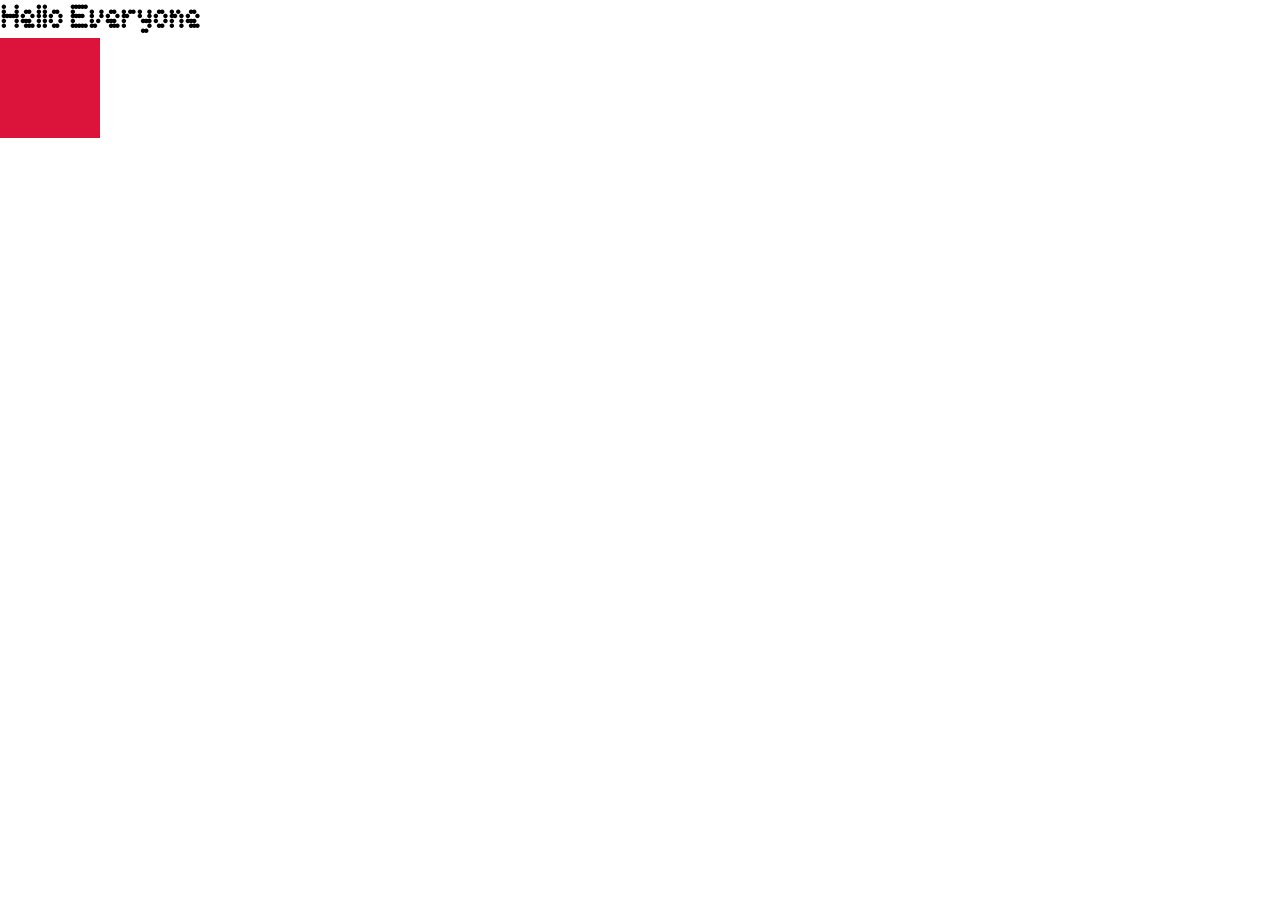
<file: Day-10 Basics of CSS/index.html>
<!DOCTYPE html>
<html lang="en">
<head>
    <meta charset="UTF-8">
    <meta name="viewport" content="width=device-width, initial-scale=1.0">
    <title>Document</title>
    <link rel="stylesheet" href="style.css">
</head>
<body>
    <!-- <h1>Hello Guys! My Name is Basit</h1> -->
    <!-- <h1>Hello Guys</h1>
    <h1 id="Hero">I am Your Bhaiya</h1>
    <h1>From Hyderabad</h1> -->

    <!-- <h1 class="lnct">Hello Bhaiya</h1>
    <p class="lnct">Lorem ipsum dolor sit amet.</p>
    <h1 id="hero">I am Your Bhaiya</h1>
    <h5 class="lnct">I am Always With Youu!</h5>
    <h2>and I love You!</h2> -->

    <h1>Hello Everyone</h1>
    <div>
        
    </div>
</body>
</html>
</file>
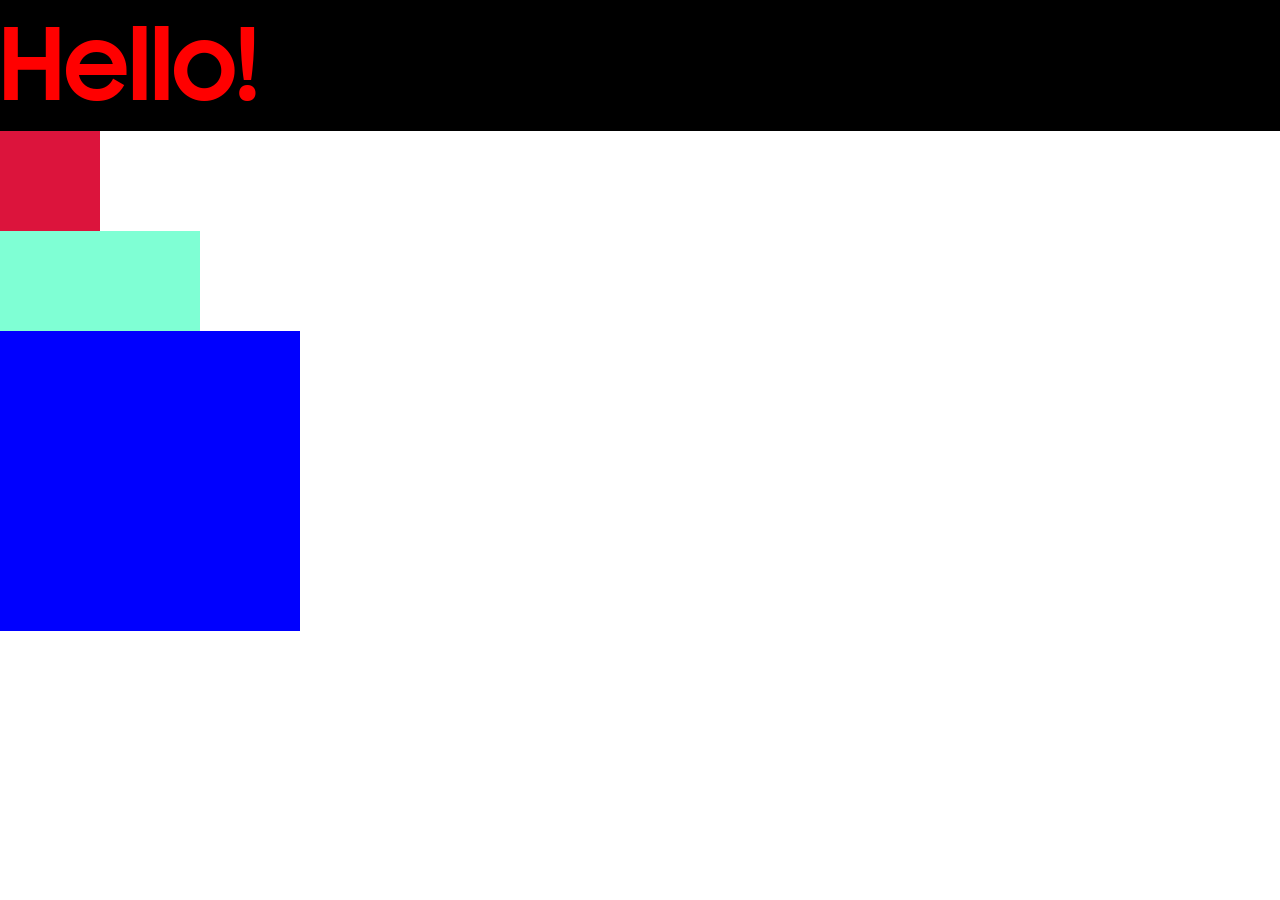
<file: Day-11 More on CSS/index.html>
<!DOCTYPE html>
<html lang="en">
<head>
    <meta charset="UTF-8">
    <meta name="viewport" content="width=device-width, initial-scale=1.0">
    <title>Document</title>
    <link rel="stylesheet" href="style.css">
</head>
<body>
    <h1>Hello!</h1>
    <div>

    </div>
    <div id="box1"></div>
    <div class="box1"></div>
</body>
</html>
</file>
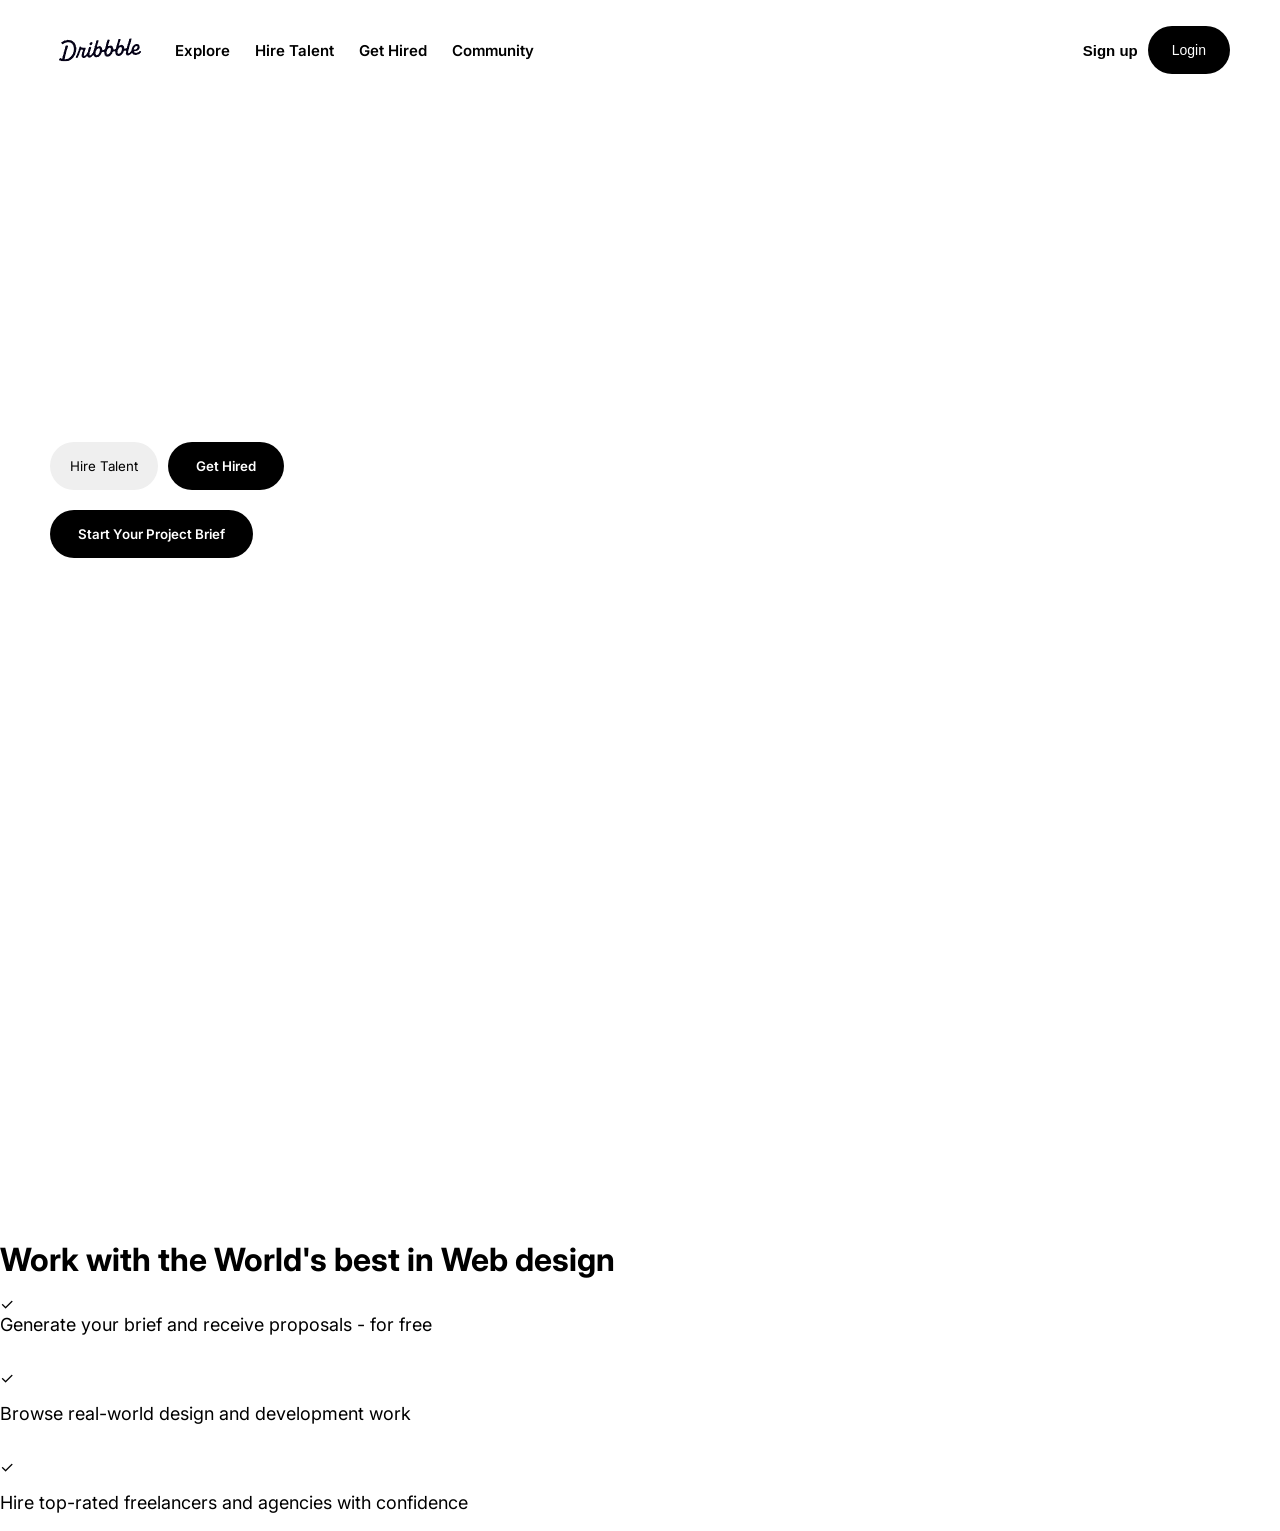
<file: Day-16 More in CSS/index.html>
<!-- Dribbble Website -->
<!DOCTYPE html>
<html lang="en">
<head>
    <meta charset="UTF-8">
    <meta name="viewport" content="width=device-width, initial-scale=1.0">
    <title>Dribbble - Discover the World's Top Designers & Creative Professtionals</title>
    <link rel="shortcut icon" href="https://encrypted-tbn0.gstatic.com/images?q=tbn:ANd9GcTDxE_WTWl3YduiRkZksO0opHye8bltlHmM7g&s" type="image/x-icon">
    <link rel="stylesheet" href="style.css">
    <link href="https://fonts.googleapis.com/css2?family=Inter:wght@400;500;600;700;800&display=swap" rel="stylesheet">
</head>
<body>
    <div class="navbar">
        <div class="left">
        <img src="./dribbble.png" alt="">
        <a href="">Explore</a>
        <a href="">Hire Talent</a>
        <a href="">Get Hired</a>
        <a href="">Community</a>
        </div>
        <div class="right">
        <button class="signup">Sign up</button>
        <button class="login">Login</button>
        </div>
    </div>

    <div class="mainpage">
        <div class="leftcontent">
        <div class="topbuttons">
        <button class="hire">Hire Talent</button>
        <button class="gethired">Get Hired</button>
        </div>
        
        <button>Start Your Project Brief</button>
        </div>
        </div>
        <div class="rightcontent">
        <video
        src="https://cdn.dribbble.com/uploads/70016/original/85dcc70381b37c5eca60d51bb13c4885.mp4?1779309228"
        autoplay
        muted
        loop
        playsinline>
    </video>
</div>
    </div>

    <div class="search">

    </div>
</body>
</html><div class="features">
        <h1>Work with the World's best in Web design </h1>
        <div class="feature">
    <span>✓</span>
    <p>Generate your brief and receive proposals - for free</p>
    </div>
    <span>✓</span>
        <p>Browse real-world design and development work</p>
        <span>✓</span>
        <p>Hire top-rated freelancers and agencies with confidence</p>
</file>
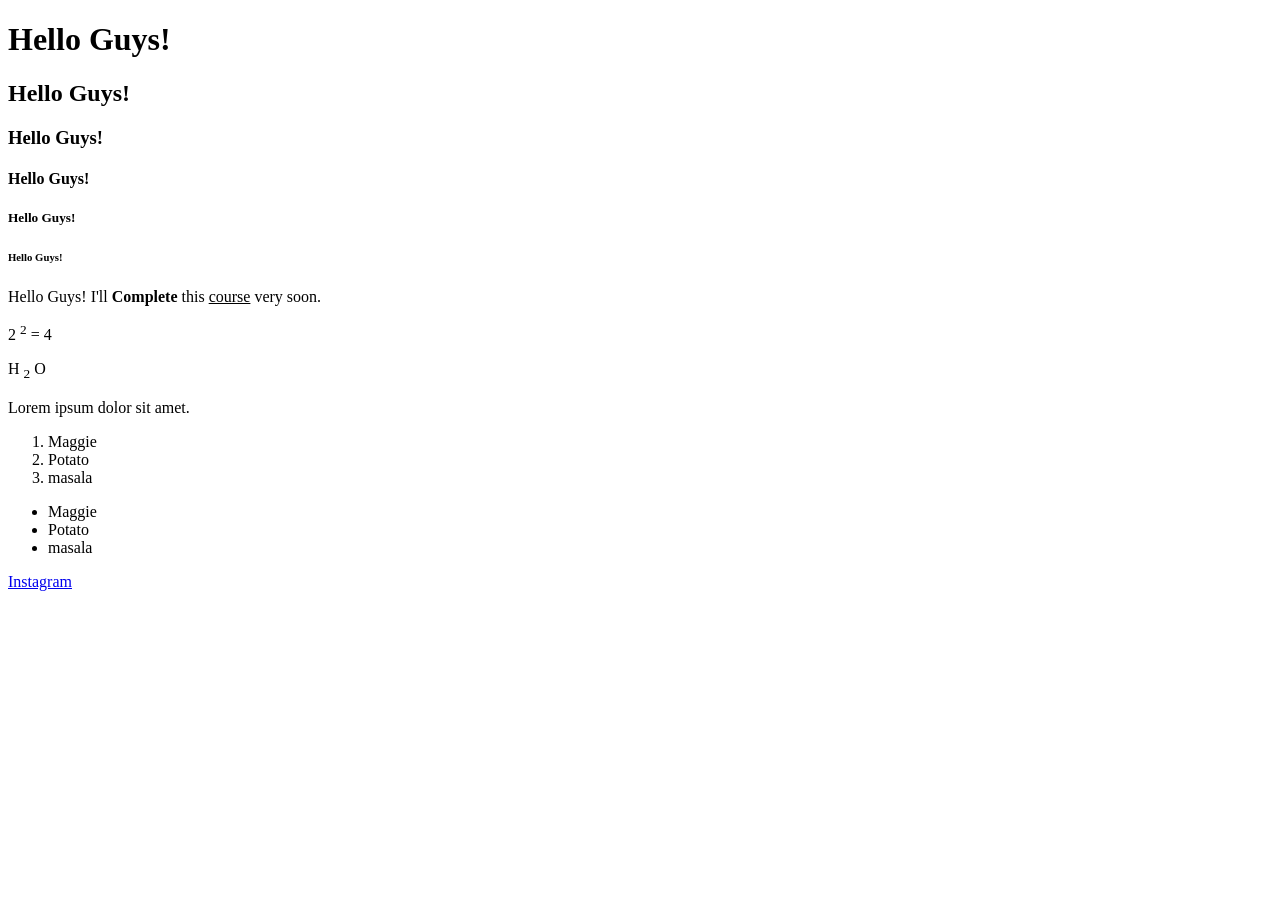
<file: Day-8 HTML/index.html>
<!DOCTYPE html>
<html lang="en">
<head>
    <meta charset="UTF-8">
    <meta name="viewport" content="width=device-width, initial-scale=1.0">
    <title>Document</title>
</head>
<body>
    <!-- HTML main 6 tarike ki heading hoti hain -->
    <h1>Hello Guys!</h1>
    <h2>Hello Guys!</h2>
    <h3>Hello Guys!</h3>
    <h4>Hello Guys!</h4>
    <h5>Hello Guys!</h5>
    <h6>Hello Guys!</h6>

    <!-- p tag -->
    <p>Hello Guys! I'll <b>Complete</b> this <u>course</u> very soon.</p>
    <!-- sub and sup tags -->
    <p>2 <sup>2</sup> = 4</p>
    <p>H <sub>2</sub> O</p>

    <!-- lorem ipsum tag -->
    <p>Lorem ipsum dolor sit amet.</p>

    <ol>
        <li>Maggie</li>
        <li>Potato</li>
        <li>masala</li>
    </ol>

    <ul>
        <li>Maggie</li>
        <li>Potato</li>
        <li>masala</li>
    </ul>

    <a href="https://www.instagram.com" target="_blank">Instagram</a>
</body>
</html>
</file>
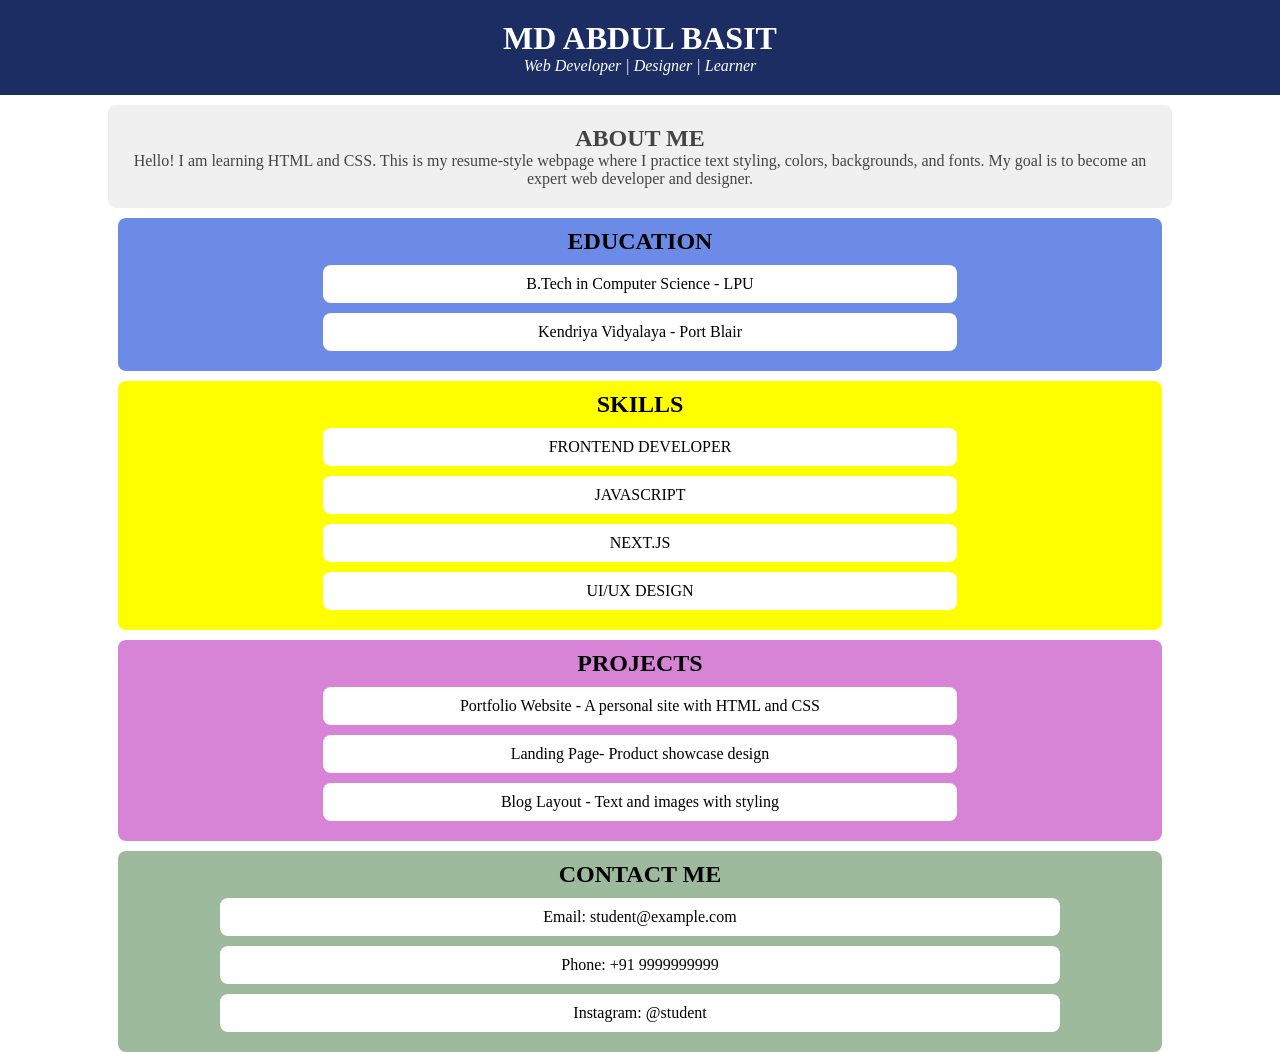
<file: Day-10 Basics of CSS/Task.html>
<!DOCTYPE html>
<html lang="en">
<head>
    <meta charset="UTF-8">
    <meta name="viewport" content="width=device-width, initial-scale=1.0">
    <title>My Resume Website</title>
    <link rel="icon" href="./favicon.webp" type="image/x-icon">
    <link rel="stylesheet" href="task.css">
    
</head>
<body>
    <div class="header">
        <h1>MD ABDUL BASIT</h1>
        <p><i>Web Developer | Designer | Learner</i></p>
    </div>
    <div class="about-me">
        <h2>ABOUT ME</h2>
        <p>Hello! I am learning HTML and CSS. This is my resume-style webpage where I practice text styling, colors, backgrounds, and fonts. My goal is to become an expert web developer and designer.</p>
    </div>
    <div class="Education">
        <h2>EDUCATION</h2>
        <div class="education-item">
            <p>B.Tech in Computer Science - LPU</p>
        </div>
        <div class="education-item">
            <p>Kendriya Vidyalaya - Port Blair</p>
        </div>
    </div>
    <div class="skills">
        <h2>SKILLS</h2>
        <div class="skills-item">
        <p>FRONTEND DEVELOPER</p>
        </div>
        <div class="skills-item">
            <p>JAVASCRIPT</p>
        </div>
        <div class="skills-item">
            <p>NEXT.JS</p>
        </div>
        <div class="skills-item">
            <p>UI/UX DESIGN</p>
        </div>
    </div>
    <div class="projects">
        <h2>PROJECTS</h2>
        <div class="projects-item">
            <p>Portfolio Website - A personal site with HTML and CSS</p>
        </div>
        <div class="projects-item">
            <p>Landing Page- Product showcase design</p>
        </div>
        <div class="projects-item">
            <p>Blog Layout - Text and images with styling</p>
        </div>
    </div>
    <div class="contact">
        <h2>CONTACT ME</h2>
        <div class="contact-item">
            <p>Email: student@example.com</p>
        </div>
        <div class="contact-item">
            <p>Phone: +91 9999999999</p>
        </div>
        <div class="contact-item">
            <p>Instagram: @student</p>
        </div>
    </div>
</body>
</html>
</file>
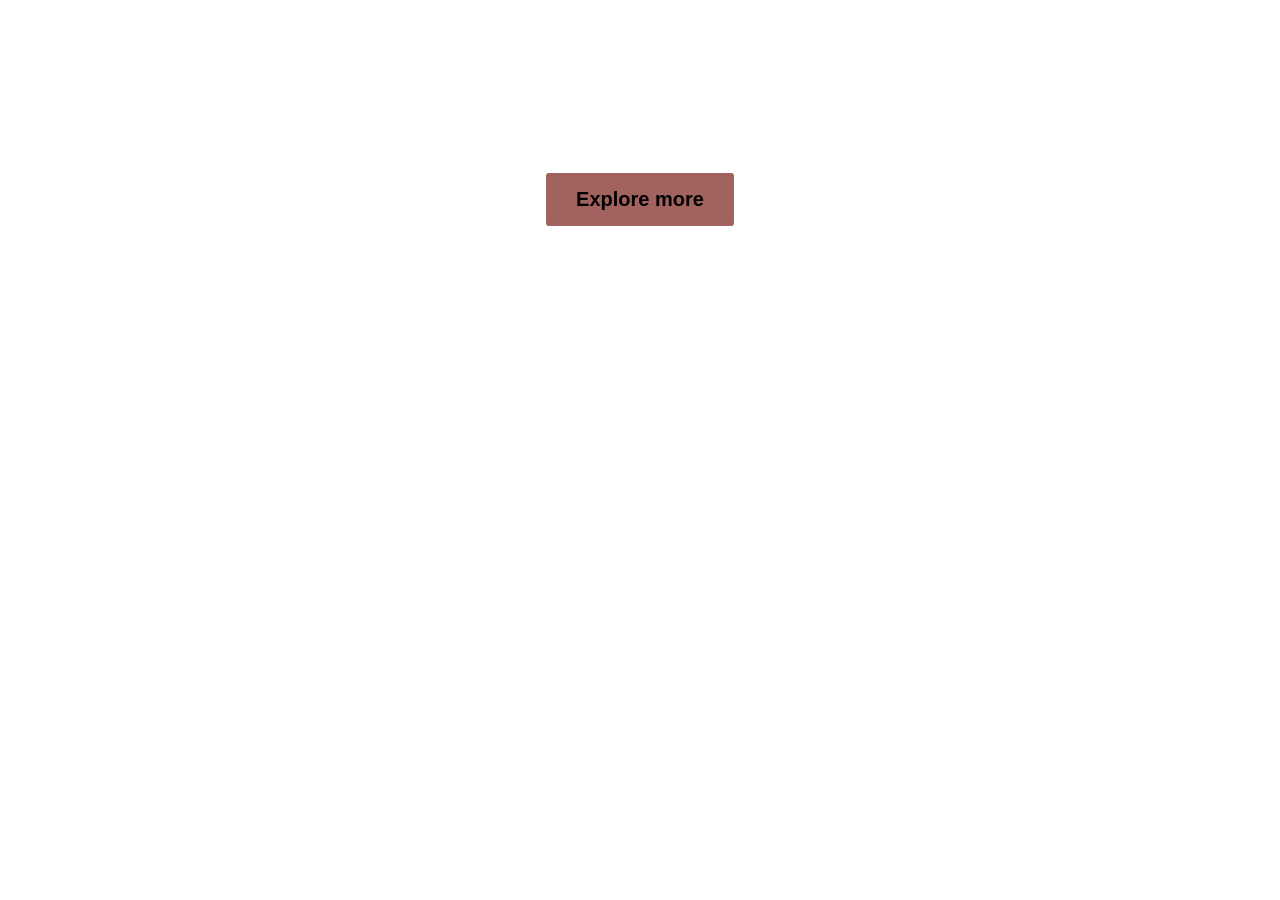
<file: Day-11 More on CSS/Task.html>
<!DOCTYPE html>
<html lang="en">
<head>
    <meta charset="UTF-8">
    <meta name="viewport" content="width=device-width, initial-scale=1.0">
    <title>Document</title>
    <link rel="stylesheet" href="task.css">
</head>
<body>
    <div id="main">
        <h1>Maybe your last ride!</h1>
        <button>Explore more</button>
</body>
</html>
</file>
<file: Day-10 Basics of CSS/style.css>
/* h1 {
    color: royalblue;
    background-color: rgb(57, 124, 79);
}

h2{
    color:blue;
}
p{
    color: green;
} */
 @font-face{
    font-family: Nothing;
    src:url(./Ndot-55.otf)
 }

/* Boiler Plate */
*{
    margin: 0;
    padding: 0;
    box-sizing: border-box;
}

html,body{
    height: 100%;
    width: 100%;
}
/* h1{
    color: rgb(125, 134, 48);
    background-color: rgb(57, 124, 79);
    font-size: 70px;
    font-family: 'Segoe UI', Tahoma, Geneva, Verdana, sans-serif;
    font-weight: 700;
    text-align: center;
    text-transform: uppercase;
} */
 /* h1{
    color: blue;
 }

 #Hero{
    color: red;
 } */

 .lnct{
    color:chocolate;
 }
 #hero{
    color:bisque;
 }
 h1{
    font-family: Nothing;
 }
 div{
    height: 100px;
    width: 100px;
    background-color: crimson;

 }
</file>
<file: Day-11 More on CSS/style.css>
@font-face{
    font-family: 'Samsung';
    src:url(./SamsungSharpSansBd.woff2);
}

*{
    margin: 0;
    padding: 0;
    box-sizing: border-box;
}
html,body{
    height: 100%;
    width: 100%;
}
h1{
    color:red;
    background-color: black;
    font-size: 100px;
    font-family: Samsung;
}
div{
    height: 100px;
    width:100px;
    background-color: crimson;
}
#box1{
    hight: 200px;
    width: 200px;
    background-color: aquamarine;
}
.box1{
    height: 300px;
    width: 300px;
    background-color: blue;
}
</file>
<file: Day-16 More in CSS/style.css>
/* === Global Reset === */
*{
    margin:0;
    padding:0;
    box-sizing:border-box;
    font-family:'Inter', sans-serif;
}

/* === Full Page Setup === */
html, body {
  width: 100%;
  height: 100%;
}
.navbar{
    display: flex;
    text-align: center;
    justify-content: space-between;
    align-items: center;
    height: 100px;
    padding: 0 50px;
}
.left{
    display: flex;
    align-items: center;
    gap: 25px;
}
.left h2{
    margin-right: 50px;
}
.right{
    display: flex;
    gap:10px;
}
.navbar a{
    font-size: 15px;
    font-weight: 600;
    text-decoration: none;
    color: black;
    font-size: 15px;
}   
.navbar button{
    border: none;
    font-family: Arial, Helvetica, sans-serif;
}
.login{
    background-color: black;
    color: white;
    padding: 16px 24px;
    font-size: 14px;;
    border-radius: 999px;
}
.signup{
    background: transparent;
    font-size: 15px;
    font-weight: 600;
}

/* MainPage */
.mainpage{
    display:flex;
    justify-content: space-between;
    align-items: center;
    padding: 50px;
    min-height:calc(100vh - 100px);
}
.leftcontent{
    width: 45%;
    display:flex;
    flex-direction: column;
    gap: 20px;
}
.leftcontent h1{
    font-size: 56px;
    line-height: 1.1;
    font-weight: 700;
    max-width: 600px;
}
.topbuttons{
    display:flex;
    gap:10px;
}
.gethired{
    background:black;
    color:white;
}
.topbuttons button{
    border: none;
    padding: 12px 20px;
    border-radius: 999px;
}
.features{
    margin-top: 20px;
    display: flex;
    flex-direction: column;
    gap:15px;
}
.features p{
    margin-bottom: 18px;
    font-size:18px;
}
.leftcontent button:last-child{
    width:fit-content;
    background: black;
    color: white;
    border: none;
    padding:16px 28px;
    border-radius:999px;
    font-weight: 600;
}
.rightcontent{
    width:50%;
    display:flex;
    justify-content:center;
    align-items:center;
}

.rightcontent video{
    width:100%;
    max-width:650px;
    border-radius:24px;
    object-fit:cover;
}
</file>
<file: Day-10 Basics of CSS/task.css>
*{
    margin: 0;
    padding: 0;
}

html, body{
    height: 100%;
    width: 100%;
}

div.header{
    background-color: rgb(27, 45, 99);
    color: white;
    padding: 20px;
    text-align: center;
}
div.about-me{
    padding:20px;
    margin: 10px auto;
    text-align: center;
    width: 80%;
    border-radius: 8px;
    background-color: #f0f0f0;
    color: #444;
}
div.Education{
    background-color: rgb(108, 139, 231);
    text-align: center;
    margin: 10px auto;
    padding: 10px;
    width: 80%;
    border-radius: 8px;
}
.education-item{
    background-color: white;
    margin: 10px auto;
    padding: 10px;
    width: 60%;
    border-radius: 8px;
}
div.skills{
    background-color: #ffff00;
    text-align: center;
    margin: 10px auto;
    padding: 10px;
    width: 80%;
    border-radius: 8px;
}
.skills-item{
    background-color: white;
    margin: 10px auto;
    padding: 10px;
    width: 60%;
    border-radius: 8px;
}
div.projects{
    background-color: rgb(215, 132, 215);
    text-align: center;
    margin: 10px auto;
    padding: 10px;
    width: 80%;
    border-radius: 8px;
}
.projects-item{
    background-color: white;
    margin: 10px auto;
    padding: 10px;
    width: 60%;
    border-radius: 8px;
}
div.contact{
    background-color: rgb(157, 186, 157);
    text-align: center;
    margin: 10px auto;
    padding: 10px;
    width: 80%;
    border-radius: 8px;
}
.contact-item{
    background-color: white;
    margin: 10px auto;
    padding: 10px;
    width: 80%;
    border-radius: 8px;
}
</file>
<file: Day-11 More on CSS/task.css>
@font-face{
    font-family:f1;
    src: url(./SamsungSharpSansBd.woff2);
}
*{
    margin: 0;
    padding: 0;
    box-sizing: border-box;
}

html,body{
    height:100%;
    width: 100%;
}
#main{
    height: 100%;
    width: 100%;
    background-image: url("https://images.unsplash.com/photo-1674216709275-61a436e1ecd5?q=80&w=1332&auto=format&fit=crop&ixlib=rb-4.1.0&ixid=M3wxMjA3fDB8MHxwaG90by1wYWdlfHx8fGVufDB8fHx8fA%3D%3D");
    background-size: cover;
    background-position: center;

    text-align: center;
    padding: 40px;
}
h1{
    font-size: 100px;
    color: White;
    font-family: f1;
    font-weight: 100;
}
button{
    font-size: 20px;
    padding: 15px 30px;
    color: none;
    background-color: #A2625E;
    border: 2px solid white;
    font-weight: 600;
    border-radius: 5px; 

}
</file>
